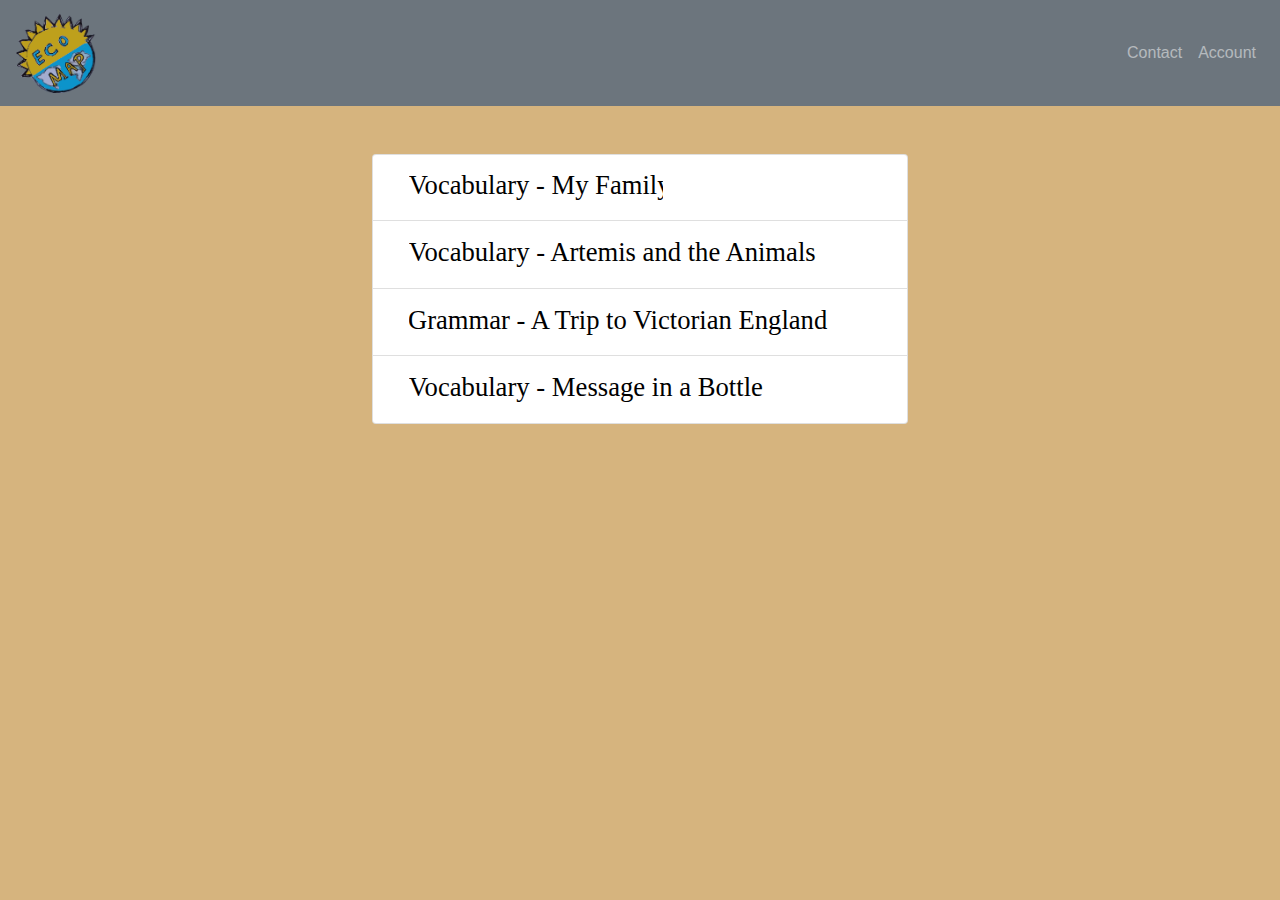
<file: index.html>
<!doctype html>
<html lang="en">

<head>

    <meta charset="utf-8">
    <meta name="viewport" content="width=device-width, initial-scale=1, shrink-to-fit=no">
    <link rel="stylesheet" href="https://stackpath.bootstrapcdn.com/bootstrap/4.3.1/css/bootstrap.min.css"
        integrity="sha384-ggOyR0iXCbMQv3Xipma34MD+dH/1fQ784/j6cY/iJTQUOhcWr7x9JvoRxT2MZw1T" crossorigin="anonymous">
        <link rel="stylesheet" href="./script/css/bootstrap.css">
    <link rel="stylesheet" href="./css/style.css">


    <title>ecomap English educomics</title>
</head>

<body>
    <nav class="navbar navbar-expand-lg navbar-dark bg-secondary">
        <a class="navbar-brand" href="#">
            <img src="./images/logo.png" width="80" height="80" alt="">
        </a>
        <button class="navbar-toggler" type="button" data-toggle="collapse" data-target="#navbarSupportedContent"
            aria-controls="navbarSupportedContent" aria-expanded="false" aria-label="Toggle navigation">
            <span class="navbar-toggler-icon"></span>
        </button>

        <div class="collapse navbar-collapse" id="navbarSupportedContent">
            <ul class="navbar-nav ml-auto">
                <li class="nav-item">
                    <a class="nav-link" href="#">Contact</a>
                </li>
                <li class="nav-item">
                    <a class="nav-link" href="account.html">Account</a>
                </li>
            </ul>
        </div>
    </nav>



    <div class="row justify-content-center mt-5">
        <ul class="nav flex-column list-group">
            <li class="nav-item list-group-item">
                <a class="nav-link active" href="./views/my-family/exercise-01.php">
                    <img src="./images/index/vocabulary-my-family-title.svg" class="img-fluid">
                </a>
            </li>
            <li class="nav-item list-group-item">
                <a class="nav-link active" href="./views/artemis-and-the-animals/domestic-vs-wild-01.php">
                    <img src="./images/index/vocabulary-artemis-and-the-animals-title.svg" class="img-fluid">
                </a>
            </li>
            <li class="nav-item list-group-item">
                <a class="nav-link" href="./views/a-trip-to-victorian-england/future-tense-01.php">
                    <img src="./images/index/grammar-a-trip-to-victorian-england-title.svg" class="img-fluid">
                </a>
            </li>
            <li class="nav-item list-group-item">
                <a class="nav-link" href="./views/message-in-a-bottle/comic.php">
                    <img src="./images/index/vocabulary-message-in-a-bottle-title.svg" class="img-fluid">
                </a>
            </li>
        </ul>
    </div>






    <script src="https://code.jquery.com/jquery-3.3.1.slim.min.js"
        integrity="sha384-q8i/X+965DzO0rT7abK41JStQIAqVgRVzpbzo5smXKp4YfRvH+8abtTE1Pi6jizo"
        crossorigin="anonymous"></script>
    <script src="https://cdnjs.cloudflare.com/ajax/libs/popper.js/1.14.7/umd/popper.min.js"
        integrity="sha384-UO2eT0CpHqdSJQ6hJty5KVphtPhzWj9WO1clHTMGa3JDZwrnQq4sF86dIHNDz0W1"
        crossorigin="anonymous"></script>
    <script src="https://stackpath.bootstrapcdn.com/bootstrap/4.3.1/js/bootstrap.min.js"
        integrity="sha384-JjSmVgyd0p3pXB1rRibZUAYoIIy6OrQ6VrjIEaFf/nJGzIxFDsf4x0xIM+B07jRM"
        crossorigin="anonymous"></script>
    <script src="../../script/script.js"></script>
</body>

</html>
</file>
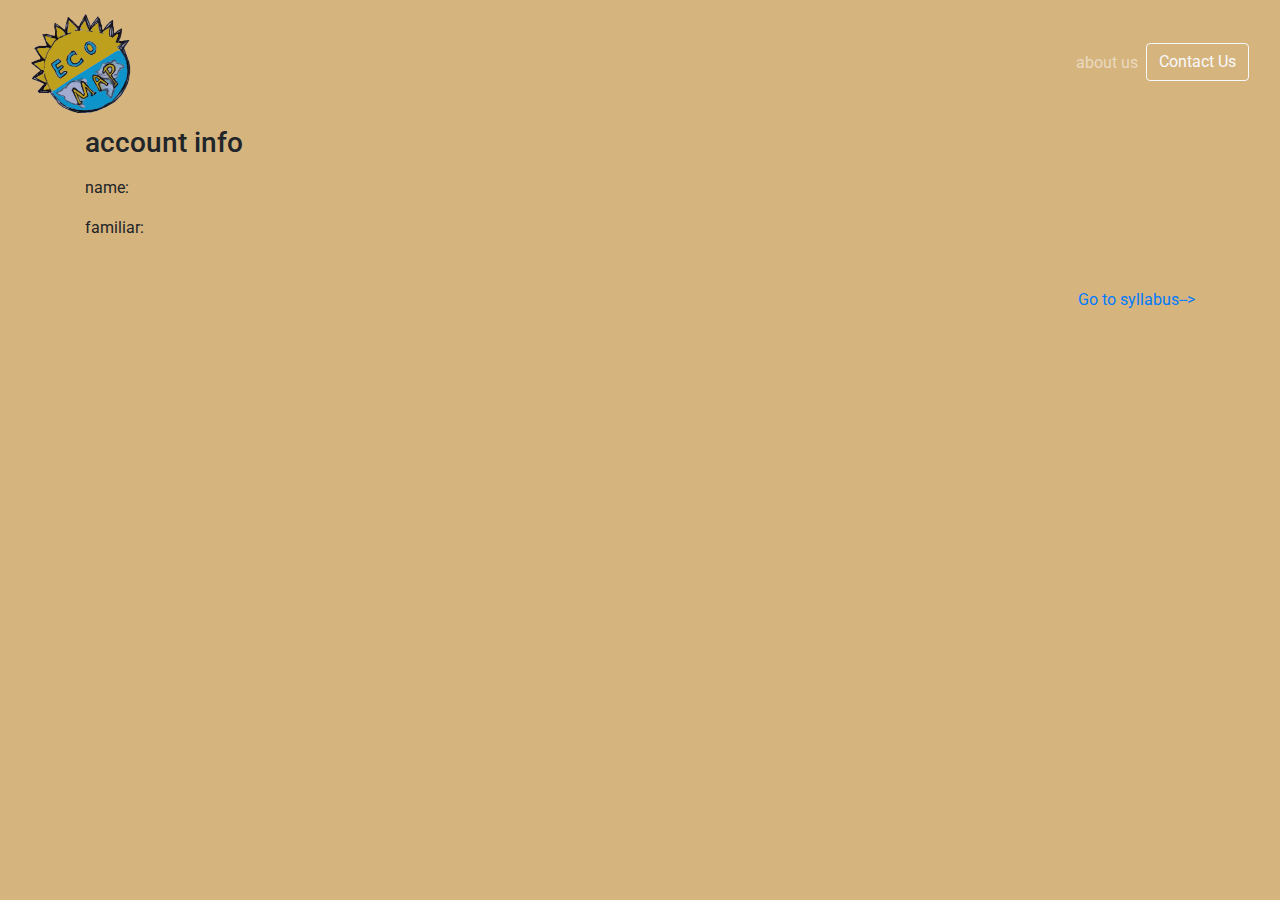
<file: account.html>
<!doctype html>
<html lang="en">

<head>
    <meta charset="utf-8">
    <meta name="viewport" content="width=device-width, initial-scale=1, shrink-to-fit=no">
    <link href='https://fonts.googleapis.com/css?family=Roboto' rel='stylesheet'>
    <link href='https://fonts.googleapis.com/css?family=Montserrat' rel='stylesheet'>
    <link rel="stylesheet" href="https://stackpath.bootstrapcdn.com/bootstrap/4.3.1/css/bootstrap.min.css"
        integrity="sha384-ggOyR0iXCbMQv3Xipma34MD+dH/1fQ784/j6cY/iJTQUOhcWr7x9JvoRxT2MZw1T" crossorigin="anonymous">
    <link rel="stylesheet" href="./script/css/bootstrap.css">
    <link rel="stylesheet" href="./css/style.css">
</head>

<body>
    <div class="section">
        <header class="text-center">
            <div class="container-fluid">
                <div class="row">
                    <div class="col">
                        <nav class="navbar navbar-expand-lg navbar-dark">

                            <button class="navbar-toggler" type="button" data-toggle="collapse"
                                data-target="#navbarSupportedContent" aria-controls="navbarSupportedContent"
                                aria-expanded="false" aria-label="Toggle navigation">
                                <span class="navbar-toggler-icon"></span>
                            </button>
                            <a class="navbar-brand" href="#">
                                <img src="./images/logo2.png" width="100" height="100" alt="">
                            </a>

                            <div class="collapse navbar-collapse" id="navbarSupportedContent">
                                <ul class="navbar-nav ml-auto">

                                    <li class="nav-item">
                                        <a class="nav-link" href="./views/blog.php">about us</a>
                                    </li>
                                    <li class="nav-item">
                                        <a class="btn btn-outline-light rounded-button" href="contact.html"
                                            role="button">Contact Us</a>
                                    </li>
                                </ul>
                            </div>
                            <!-- </div> -->
                        </nav>
                    </div>
                </div>
            </div>

        </header>
    </div>

    <div class="section">
        <div class="container">
            <h3 class="mb-3">account info</h3>

            <p>name: <span id="currentUser"></span></p>
            <p>familiar: <span id="familiar"></span></p>
           

            <div class="row mt-5">
                <div class="col">
                    <p class="text-right"><a href="syllabus.html">Go to syllabus--></a></p>
                </div>
            </div>

        </div>
    </div>

    <script src="https://code.jquery.com/jquery-3.3.1.slim.min.js"
        integrity="sha384-q8i/X+965DzO0rT7abK41JStQIAqVgRVzpbzo5smXKp4YfRvH+8abtTE1Pi6jizo"
        crossorigin="anonymous"></script>
    <script src="https://cdnjs.cloudflare.com/ajax/libs/popper.js/1.14.7/umd/popper.min.js"
        integrity="sha384-UO2eT0CpHqdSJQ6hJty5KVphtPhzWj9WO1clHTMGa3JDZwrnQq4sF86dIHNDz0W1"
        crossorigin="anonymous"></script>
    <script src="https://stackpath.bootstrapcdn.com/bootstrap/4.3.1/js/bootstrap.min.js"
        integrity="sha384-JjSmVgyd0p3pXB1rRibZUAYoIIy6OrQ6VrjIEaFf/nJGzIxFDsf4x0xIM+B07jRM"
        crossorigin="anonymous"></script>
    <script src="script/script.js"></script>
</body>

</html>
</file>
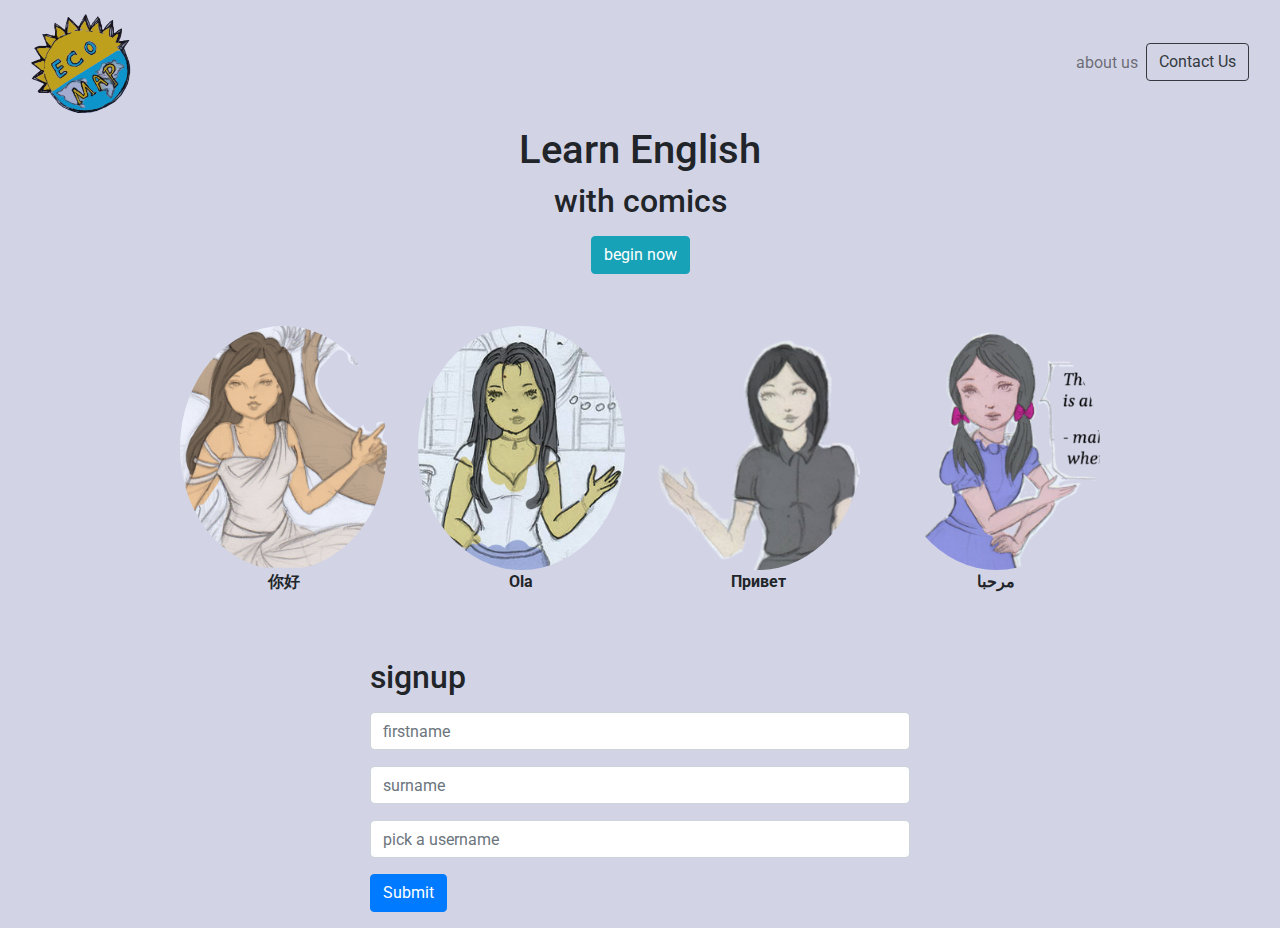
<file: website.html>
<!doctype html>
<html lang="en">

<head>
    <meta charset="utf-8">
    <meta name="viewport" content="width=device-width, initial-scale=1, shrink-to-fit=no">
    <link href='https://fonts.googleapis.com/css?family=Roboto' rel='stylesheet'>
    <link href='https://fonts.googleapis.com/css?family=Montserrat' rel='stylesheet'>
    <link rel="stylesheet" href="https://stackpath.bootstrapcdn.com/bootstrap/4.3.1/css/bootstrap.min.css"
        integrity="sha384-ggOyR0iXCbMQv3Xipma34MD+dH/1fQ784/j6cY/iJTQUOhcWr7x9JvoRxT2MZw1T" crossorigin="anonymous">
    <link rel="stylesheet" href="./script/css/bootstrap.css">
    <link rel="stylesheet" href="./css/style.css">
</head>

<body class="website-body">

    <div class="section">
        <header class="text-center">
            <div class="container-fluid">
                <div class="row">
                
                    <div class="col">
                        <nav class="navbar navbar-expand-lg navbar-light">

                            <button class="navbar-toggler" type="button" data-toggle="collapse"
                                data-target="#navbarSupportedContent" aria-controls="navbarSupportedContent"
                                aria-expanded="false" aria-label="Toggle navigation">
                                <span class="navbar-toggler-icon"></span>
                            </button>
                            <a class="navbar-brand" href="#">
                                <img src="./images/logo.png" width="100" height="100" alt="">
                            </a>

                            <div class="collapse navbar-collapse" id="navbarSupportedContent">
                                <ul class="navbar-nav ml-auto">

                                    <li class="nav-item">
                                        <a class="nav-link" href="./views/blog.php">about us</a>
                                    </li>
                                    <li class="nav-item">
                                        <a class="btn btn-outline-dark rounded-button" href="contact.html"
                                            role="button">Contact Us</a>
                                    </li>
                                </ul>
                            </div>

                        </nav>
                    </div>
                  
                </div>
            </div>
          
            <div>
                              
                
                <h1 id="changeText1">Learn English</h1>
                <h2 id="changeText2" class="mb-3">with comics</h2>

                <a class="btn btn-info rounded-button" href="views/intro/introduction.html" role="button">begin now</a>
            </div>

         
        </header>
    </div>
    <div class="container mt-5">
        <div class="section">
            <div class="row mt-1">
                <div class="col-lg-1">
                </div>
                <div class="col">
                    <div class="row">
                        <div class="col-6 col-md-3 text-center">
                            <img src="./images/website/portrait1.png" class="rounded-circle img-fluid">
                            <p class="heading"><strong>你好</strong></p>
                        </div>
                        <div class="col-6 col-md-3 text-center">
                            <img src="./images/website/portrait2.png" class="rounded-circle img-fluid">
                            <p class="heading"><strong>Ola</strong></p>
                        </div>
                        <div class="col-6 col-md-3 text-center">
                            <img src="./images/website/portrait3.png" class="rounded-circle img-fluid">
                            <p class="heading"><strong>Привет</strong></p>
                        </div>
                        <div class="col-6 col-md-3 text-center">
                            <img src="./images/website/portrait4.png" class="rounded-circle img-fluid">
                            <p class="heading"><strong>مرحبا</strong></p>
                        </div>
                    </div>
                </div>
                <div class="col-lg-1">
                </div>
            </div>
        </div>

        <footer class="mt-5">
            <form method="post" action="index.php">
                <div class="form-group row">
                    <div class="col-md-3"></div>
                    <div class="col-md-6">
                        <h2 class="mb-3">signup</h2>
                        <input type="text" class="form-control" name="fname" placeholder="firstname">
                    </div>
                    <div class="col-md-3"></div>
                </div>
                <div class="form-group row">
                    <div class="col-md-3"></div>
                    <div class="col-md-6">
                        <input type="text" class="form-control" name="sname" placeholder="surname">
                    </div>
                    <div class="col-md-3"></div>
                </div>
                <div class="form-group row">
                    <div class="col-md-3"></div>
                    <div class="col-md-6">
                        <input type="text" class="form-control" name="username" placeholder="pick a username">
                    </div>
                    <div class="col-md-3"></div>
                </div>
                <div class="form-group row">
                    <div class="col-md-3"></div>
                    <div class="col-md-6">

                        <button type="submit" name="submit" value="Submit" class="btn btn-primary">Submit</button>
                    </div>
                    <div class="col-md-3"></div>
                </div>

            </form>



        </footer>

        </section>





        <script src="script/js/bootstrap.js"></script>

        <script
            src="http://code.jquery.com/jquery-3.3.1.min.js"
            integrity="sha256-FgpCb/KJQlLNfOu91ta32o/NMZxltwRo8QtmkMRdAu8="
            crossorigin="anonymous"></script>
        <script src="https://cdnjs.cloudflare.com/ajax/libs/popper.js/1.14.7/umd/popper.min.js"
            integrity="sha384-UO2eT0CpHqdSJQ6hJty5KVphtPhzWj9WO1clHTMGa3JDZwrnQq4sF86dIHNDz0W1"
            crossorigin="anonymous"></script>
        <script src="https://stackpath.bootstrapcdn.com/bootstrap/4.3.1/js/bootstrap.min.js"
            integrity="sha384-JjSmVgyd0p3pXB1rRibZUAYoIIy6OrQ6VrjIEaFf/nJGzIxFDsf4x0xIM+B07jRM"
            crossorigin="anonymous"></script>
          
        <script src="script/script.js"></script>
          
</body>

</html>
</file>
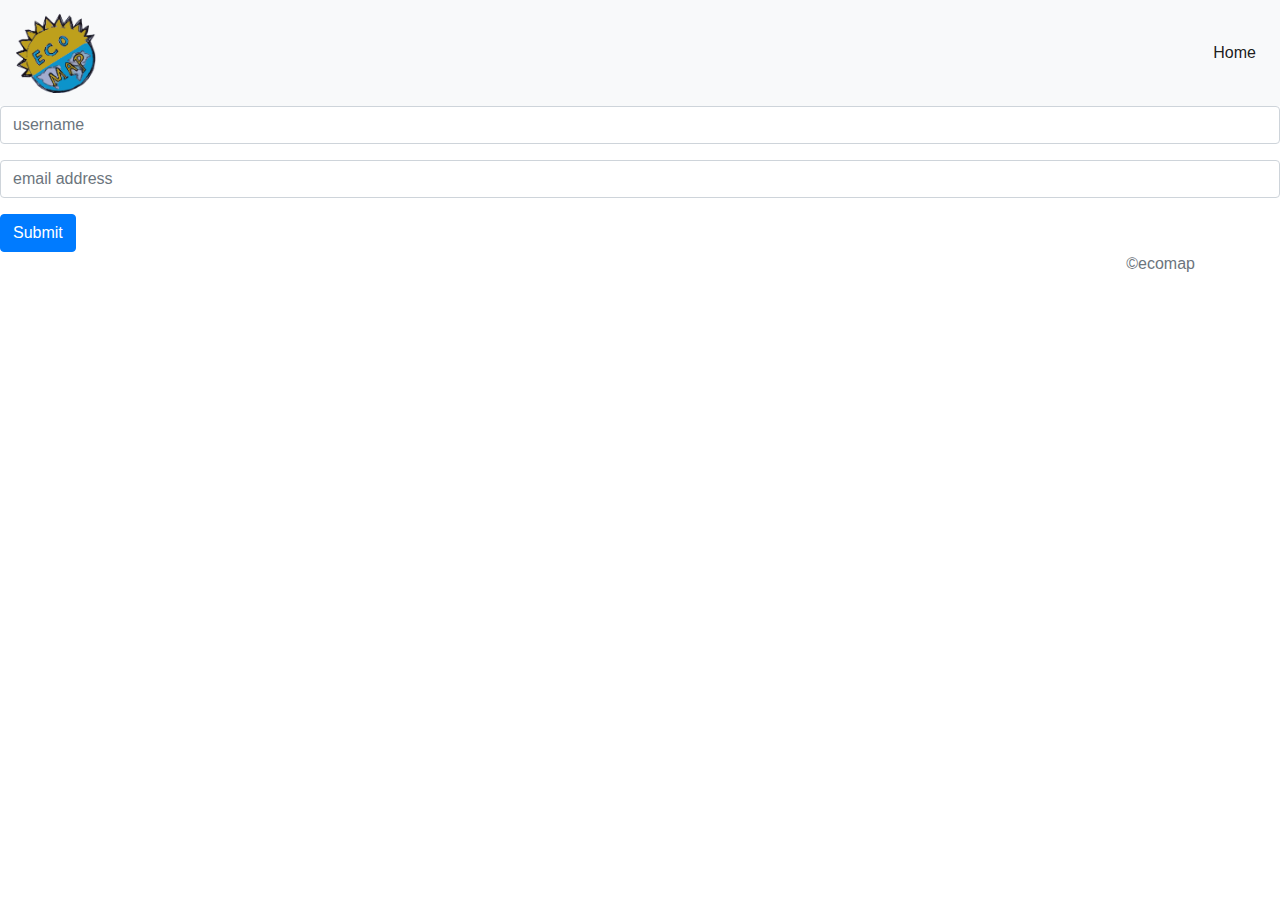
<file: views/signup.html>
<!doctype html>
<html lang="en">

<head>
    <meta charset="utf-8">
    <meta name="viewport" content="width=device-width, initial-scale=1, shrink-to-fit=no">
    <link rel="stylesheet" href="https://stackpath.bootstrapcdn.com/bootstrap/4.3.1/css/bootstrap.min.css"
        integrity="sha384-ggOyR0iXCbMQv3Xipma34MD+dH/1fQ784/j6cY/iJTQUOhcWr7x9JvoRxT2MZw1T" crossorigin="anonymous">
    <title>Educomics</title>
</head>

<body class="fullscreen">
    <nav class="navbar navbar-expand-lg navbar-light bg-light">
        <a class="navbar-brand" href="#">
            <img src="../../images/logo.png" width="80" height="80" alt="">
        </a>
        <button class="navbar-toggler" type="button" data-toggle="collapse" data-target="#navbarSupportedContent"
            aria-controls="navbarSupportedContent" aria-expanded="false" aria-label="Toggle navigation">
            <span class="navbar-toggler-icon"></span>
        </button>

        <div class="collapse navbar-collapse" id="navbarSupportedContent">
            <ul class="navbar-nav ml-auto">
                <li class="nav-item active">
                    <a class="nav-link" href="../../index.html">Home</a>
                </li>
            </ul>
        </div>
    </nav>


    <form method = "post" action = "../../script/signup.php">
        <div class="form-group row">
            <div class="col">
                <input type="text" class="form-control" name="name" placeholder="username">
            </div>
        </div>
        <div class="form-group row">
            <div class="col">
                <input type="text" class="form-control" name="email" placeholder="email address">
            </div>
        </div>
        <button type="submit" name="submit" value="Submit" class="btn btn-primary">Submit</button>
    </form>



    <footer class="footer">
        <div class="container">
            <p class="text-muted float-right">&copy;ecomap</p>
        </div>
    </footer>

    <script src="https://code.jquery.com/jquery-3.3.1.slim.min.js"
        integrity="sha384-q8i/X+965DzO0rT7abK41JStQIAqVgRVzpbzo5smXKp4YfRvH+8abtTE1Pi6jizo"
        crossorigin="anonymous"></script>
    <script src="https://cdnjs.cloudflare.com/ajax/libs/popper.js/1.14.7/umd/popper.min.js"
        integrity="sha384-UO2eT0CpHqdSJQ6hJty5KVphtPhzWj9WO1clHTMGa3JDZwrnQq4sF86dIHNDz0W1"
        crossorigin="anonymous"></script>
    <script src="https://stackpath.bootstrapcdn.com/bootstrap/4.3.1/js/bootstrap.min.js"
        integrity="sha384-JjSmVgyd0p3pXB1rRibZUAYoIIy6OrQ6VrjIEaFf/nJGzIxFDsf4x0xIM+B07jRM"
        crossorigin="anonymous"></script>
    <script src="../../script/script.js"></script>


</body>

</html>
</file>
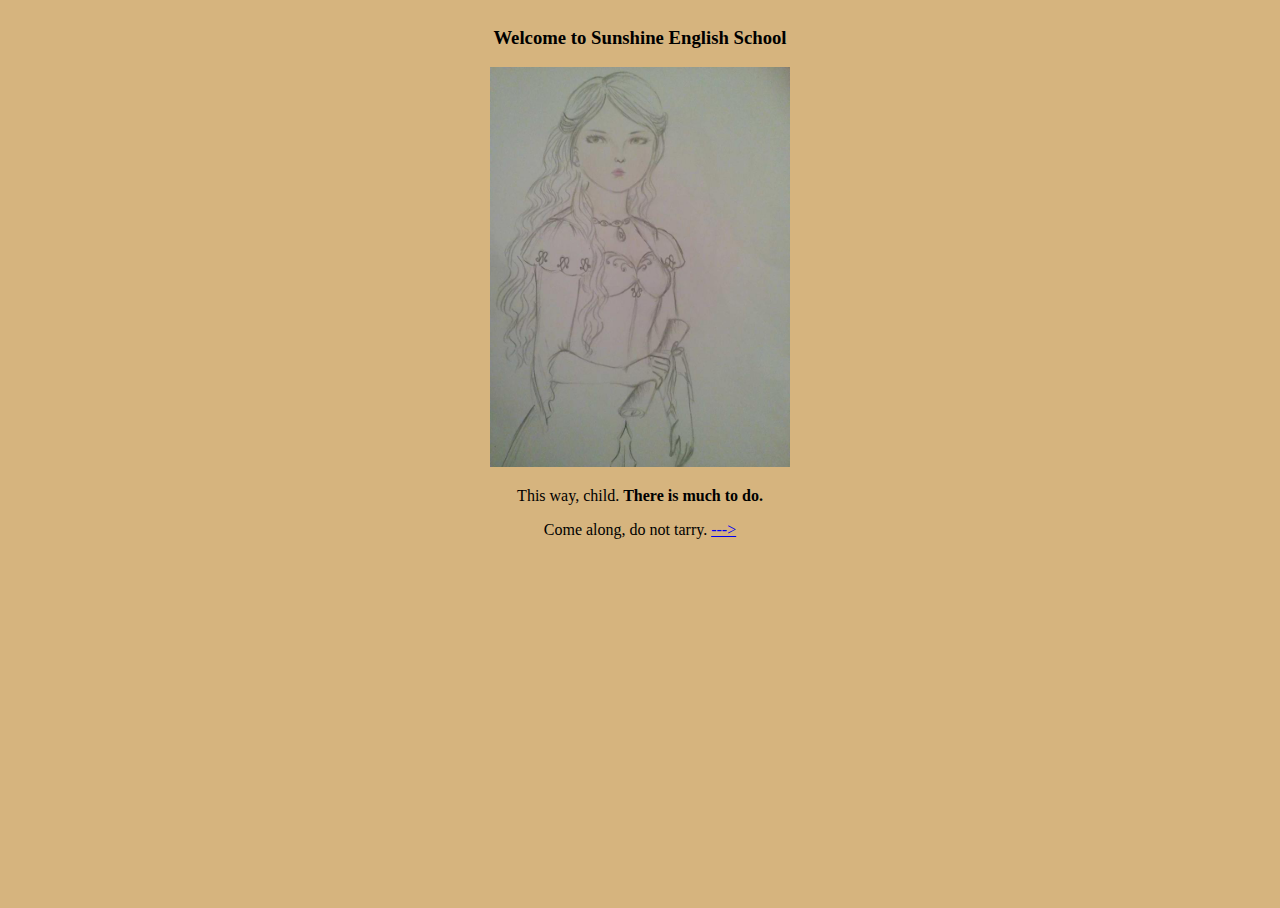
<file: views/intro/this-way.html>
<!doctype html>
<html lang="en">
    <head>
        <meta charset="utf-8">
        <meta name="viewport" content="width=device-width, initial-scale=1, shrink-to-fit=no">
        <link rel="stylesheet" href="../../css/style.css">
    	<link rel="stylesheet" href="https://stackpath.bootstrapcdn.com/bootstrap/4.1.3/css/bootstrap.min.css" integrity="sha384-MCw98/SFnGE8fJT3GXwEOngsV7Zt27NXFoaoApmYm81iuXoPkFOJwJ8ERdknLPMO" crossorigin="anonymous">
  	</head>
    <body>
        <div align="center">
            <h3 class="mt-3 mb-3">Welcome to Sunshine English School</h3><p>
            <img src="../../images/intro/this-way.jpg" class="rounded" height="400" width="300">
            <p>
            This way, child. <strong>There is much to do.</strong><p><p>
            Come along, do not tarry. <a href="home-screen.html">---></a>
        </div>
       
        <script src="https://code.jquery.com/jquery-3.3.1.min.js"integrity="sha256-FgpCb/KJQlLNfOu91ta32o/NMZxltwRo8QtmkMRdAu8="
            crossorigin="anonymous"></script>
        <script src="https://cdnjs.cloudflare.com/ajax/libs/popper.js/1.14.3/umd/popper.min.js" integrity="sha384-ZMP7rVo3mIykV+2+9J3UJ46jBk0WLaUAdn689aCwoqbBJiSnjAK/l8WvCWPIPm49" crossorigin="anonymous"></script>
        <script src="https://stackpath.bootstrapcdn.com/bootstrap/4.1.3/js/bootstrap.min.js" integrity="sha384-ChfqqxuZUCnJSK3+MXmPNIyE6ZbWh2IMqE241rYiqJxyMiZ6OW/JmZQ5stwEULTy" crossorigin="anonymous"></script>
    </body>
</html>
</file>
<file: css/style.css>
/* .fullscreen {
  display: flex;
  min-height: 100vh;
  flex-direction: column;
} */

/* .main {
  flex: 1;
} */


@media (min-width: 576px) {

  .vertical-center {
    margin: 0;
    position: absolute;
    top: 50%;
    -ms-transform: translateY(-50%);
    transform: translateY(-50%);
  }
}

/* from Sunshine English School */

html, body {
  position: relative;
  height: 100%;
  }


 /* for mobile screens */
@media (max-width: 576px) {

/*logo image */
  .navbar-brand img {
    height: 50px;
    width: 50px;
  }

  .homescreen-fairy-img {
    height: 50%;
    width: 50%;
  }
}






body {
  background-color: #d6b47e!important;

}


.website-body {
background: #d2d4e6!important;
}


.dialogue {
      text-align:center; color:white;
    }
      
.continue {
      text-align:right
    }


.centerimage {
        display: block;
        margin-left: auto;
        margin-right: auto;
      }
    

.center {
      display: block;
      margin-left: auto;
      margin-right: 180px;
    }


.vocab-list 
{
  background-color: brown!important;
  border: 1px solid white!important;
  border-radius: 2%;
  color: pink;
}


.footer {
  width: 100%;
  height: 40px; /* Set the fixed height of the footer here */
  line-height: 0px; /* Vertically center the text there */
  background-color: #E8B274;
  text-align: right;
  padding-right: 10px;
  }


.syllabus-btn
{
  background-color: orangered;
  color: beige;
  border: 1px solid black!important;
}

.exercise-images
{
  max-height: 70vh;

}

@media only screen and (max-width: 600px){
    img {
      width: 100vw;
      
      margin-left:auto;
      margin-right:auto;
      
    }
          
    .continue {
      text-align: auto;
      margin-bottom: 40px;
    }
    
    
    .center {
      display: block;
      margin-left: auto;
      margin-right: auto;
    }
    
  
    .left {	float:left;
    }				
  }



/* Message in a Bottle - exercise section*/
   
   .placeholder {
     width: 350px;
     height: 70px;
     padding: 10px;
     border: 1px solid #aaaaaa;
   }




   body {
    display: flex;
    flex-direction: column;
  }
  

  .content {
    flex: 1 0 auto;
  }
  
  .footer {
    flex-shrink: 0;
  }
</file>
